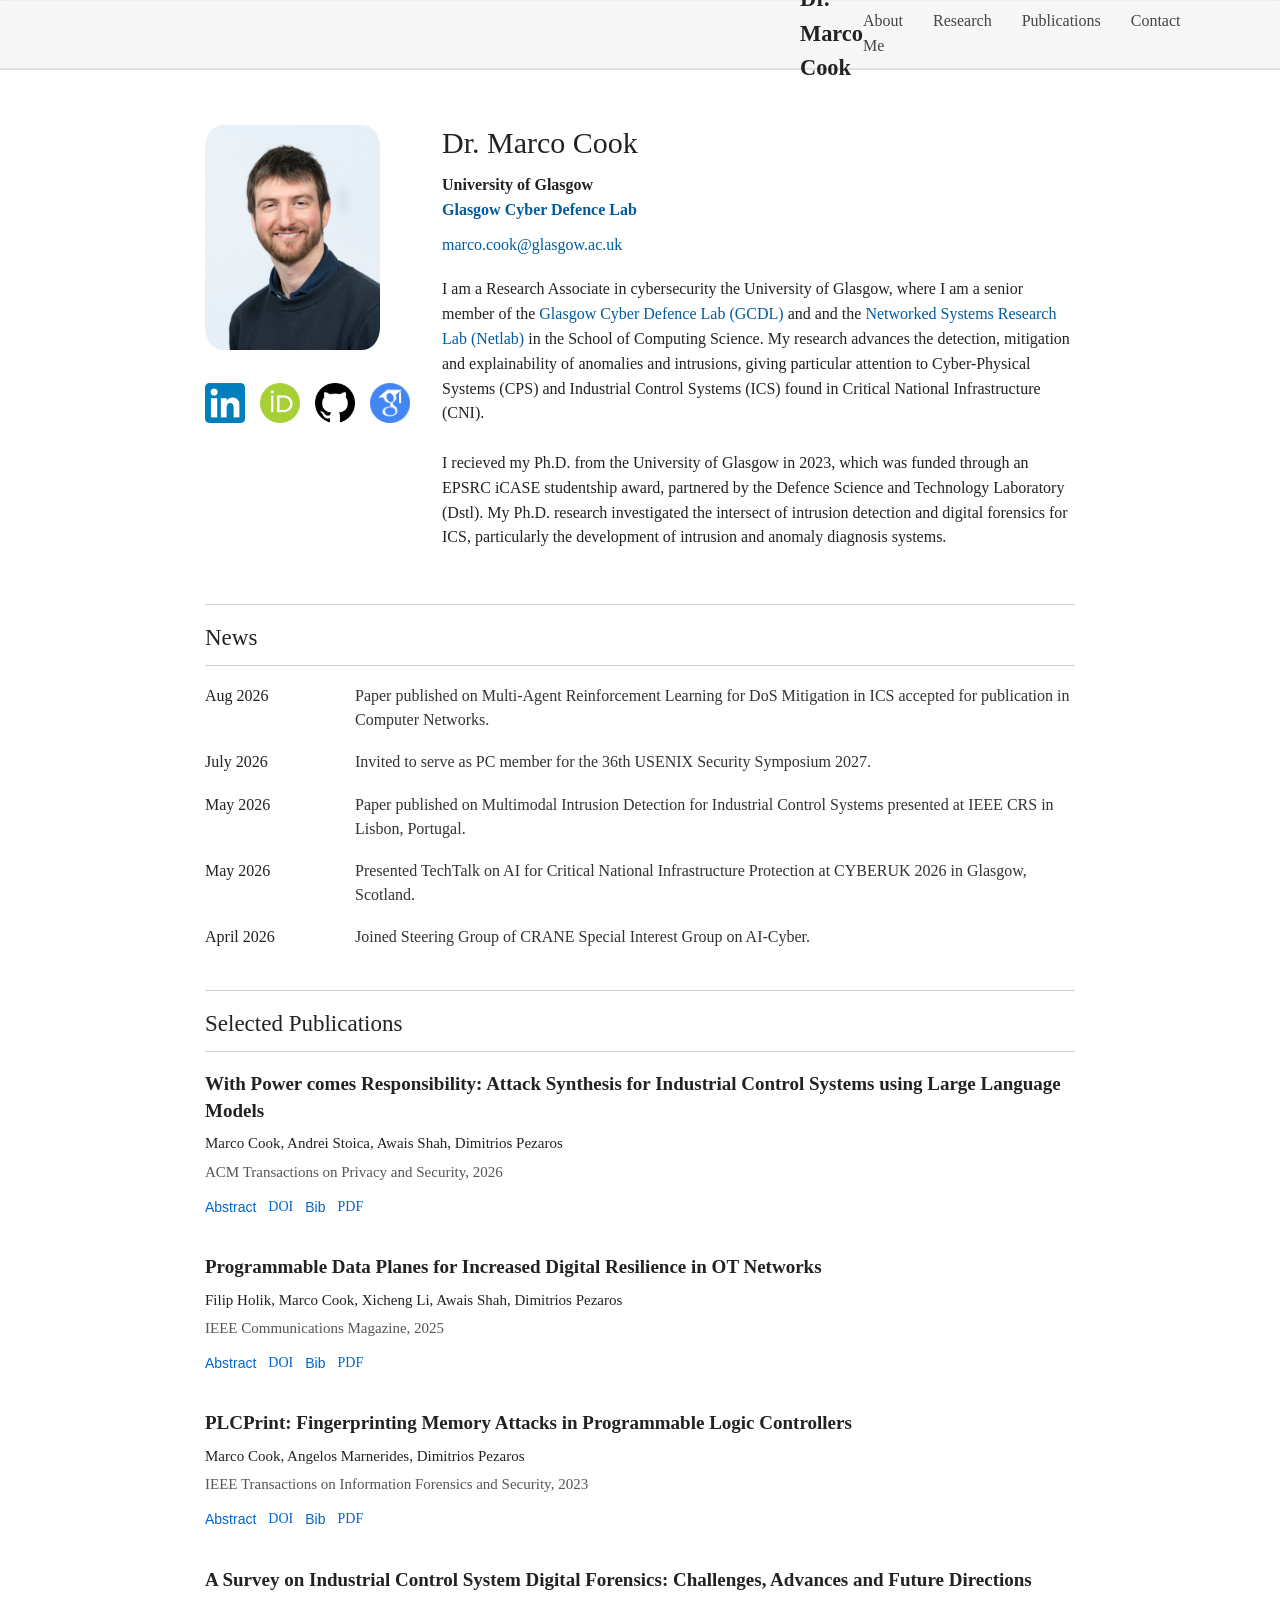
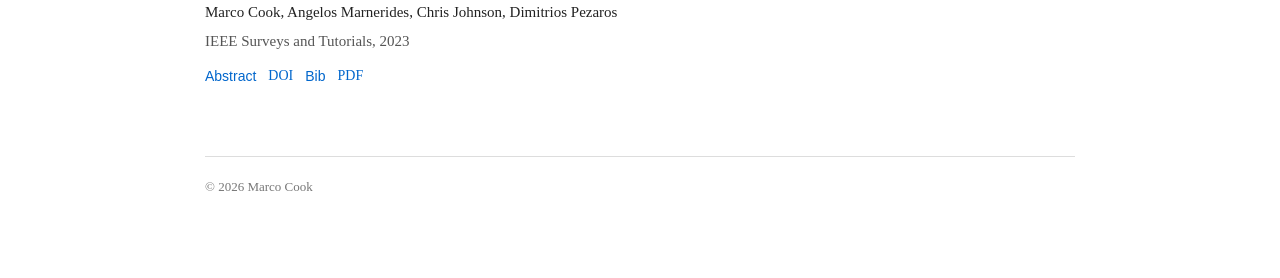
<file: index.html>
<!DOCTYPE html>
<html lang="en">
<head>
    <meta charset="UTF-8">
    <meta name="viewport" content="width=device-width, initial-scale=1.0">

    <title>Dr. Marco Cook</title>

    <!-- Google Font -->
    <link rel="preconnect" href="https://fonts.googleapis.com">
    <link rel="preconnect" href="https://fonts.gstatic.com" crossorigin>

    <link href="https://fonts.googleapis.com/css2?family=Roboto:wght@300;400;500;700&display=swap"
          rel="stylesheet">

    <link rel="stylesheet" href="style.css">
</head>

<body>

<nav class="navbar">
    <div class="nav-container">

        <!-- Website logo/name -->
        <a href="index.html" class="logo">Dr. Marco Cook</a>

        <!-- Navigation links -->
        <ul class="nav-links">
            <li><a href="index.html">About Me</a></li>
            <li><a href="research.html">Research</a></li>
            <li><a href="#publications">Publications</a></li>
            <li><a href="#contact">Contact</a></li>
        </ul>

    </div>
</nav>

<main class="container">

    <!-- =========================
         PROFILE HEADER
    ========================== -->

    <section class="profile">

        <div class="profile-container">
        <div class="profile-image">
            <img src="images/profile.jpg" alt="Profile picture">
        </div>
            <br>
        <div class="social-icons">
<!--            Social Icons -->
            <a href="https://www.linkedin.com/in/marco-cook-67a60060/"
               target="_blank"
               rel="noopener noreferrer"
               aria-label="LinkedIn">
                <img src="images/linkedin_icon.png" alt="LinkedIn">
            </a>
            <a href="https://orcid.org/0000-0002-5232-2381"
               target="_blank"
               rel="noopener noreferrer"
               aria-label="ORCID">
                <img src="images/orcid_icon.png" alt="ORCID">
            </a>

            <a href="https://github.com/cookieprogram/"
               target="_blank"
               rel="noopener noreferrer"
               aria-label="GitHub">
                <img src="images/github.png" alt="GitHub">
            </a>
            <a href="https://scholar.google.com/citations?user=5njYdN8AAAAJ&hl=en&oi=ao"
               target="_blank"
               rel="noopener noreferrer"
               aria-label="Google Scholar">
                <img src="images/scholar.png" alt="Google Scholar">
            </a>
        </div>
        </div>



        <div class="profile-content">

            <h1>Dr. Marco Cook</h1>

            <div class="affiliations">
                <strong>University of Glasgow</strong> <br>
                <a href="https://www.gla.ac.uk/research/az/cyber-defence-lab/" target="_blank"><strong>Glasgow Cyber Defence Lab</strong></a>
            </div>

            <p class="email">
                <a href="mailto:marco.cook@glasgow.ac.uk">
                    marco.cook@glasgow.ac.uk
                </a>
            </p>

            <div class="bio">

                <p> I am a Research Associate in cybersecurity the University of Glasgow, where I am a senior member of the <a href="https://www.gla.ac.uk/research/az/cyber-defence-lab/" target="_blank">Glasgow Cyber Defence Lab (GCDL)</a> and
                    and the <a href="https://www.gla.ac.uk/research/az/netlab/" target="_blank">Networked Systems Research Lab (Netlab)</a> in the School of Computing Science.
                    My research advances the detection, mitigation and explainability of anomalies and intrusions, giving particular attention to Cyber-Physical Systems (CPS) and Industrial Control Systems (ICS) found in Critical National Infrastructure (CNI).
                    <br><br>
                    I recieved my Ph.D. from the University of Glasgow in 2023, which was funded through an EPSRC iCASE studentship award, partnered by the Defence Science and Technology Laboratory (Dstl). My Ph.D. research investigated the intersect of intrusion detection
                    and digital forensics for ICS, particularly the development of intrusion and anomaly diagnosis systems.
                </p>

            </div>

        </div>

    </section>


    <!-- =========================
         WORKING WITH ME
    ========================== -->

    <section class="content-section">

<!--        <h2>Working With Me</h2>-->

<!--        <p>-->
<!--            I regularly supervise final-year Undergraduate and Masters student projects. If you are interested in working with me in the Glasgow Cyber Defence Lab,-->
<!--            please get in touch and indicate the research topics that interest you.-->
<!--        </p>-->

    </section>


    <!-- =========================
         NEWS
    ========================== -->

    <section class="content-section">

        <div class="divider"></div>

        <h2>News</h2>

        <div class="divider"></div>

        <div id="news"></div>

    </section>

    <script src="js/news.js"></script>


<!--PUBLICATIONS-->
    <section class="content-section">

        <div class="divider"></div>

        <h2>Selected Publications</h2>

        <div class="divider"></div>

        <div id="publications">
            Loading publications...
        </div>

    </section>

    <script src="js/publications.js"></script>

    <!-- =========================
         FOOTER
    ========================== -->

    <footer>

        <p>
            © 2026 Marco Cook
        </p>

    </footer>

</main>


<script src="script.js"></script>

</body>
</html>
</file>
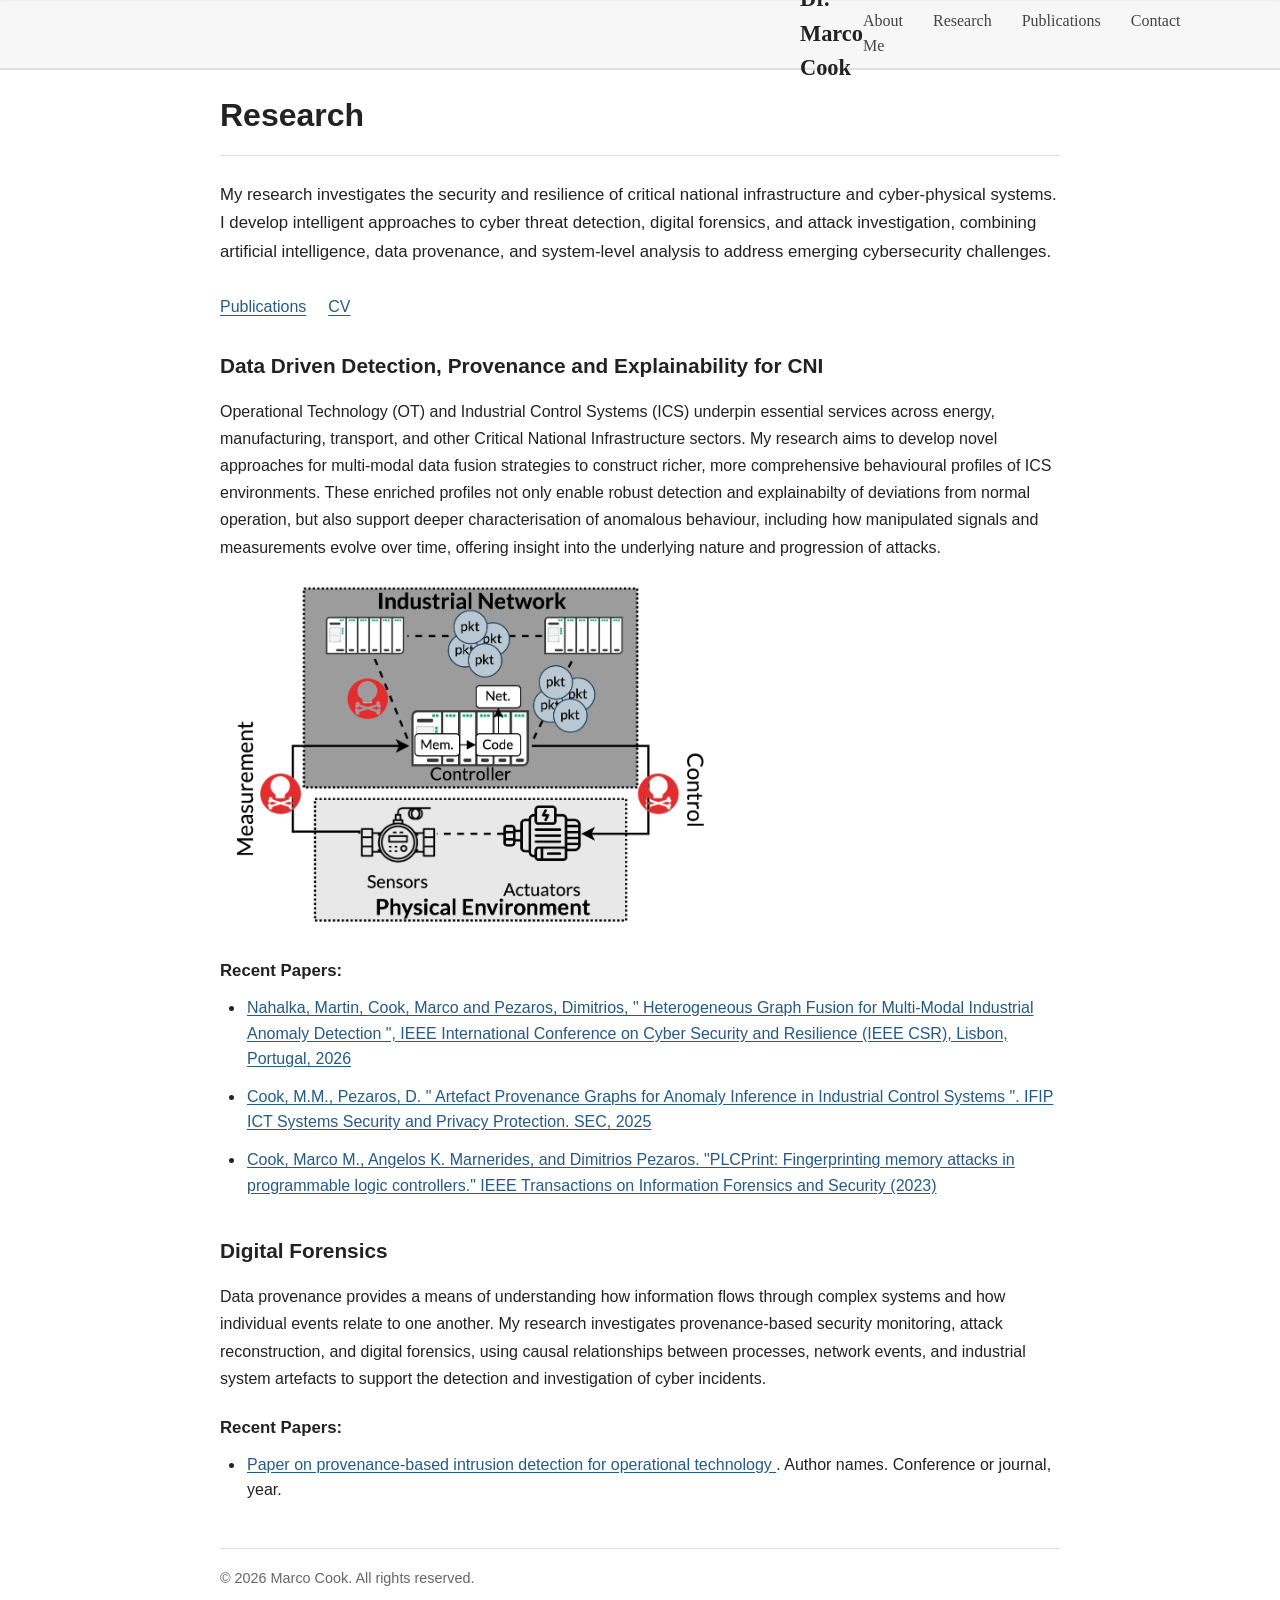
<file: research.html>
<!DOCTYPE html>
<html lang="en">
<head>
    <meta charset="UTF-8">
    <meta name="viewport" content="width=device-width, initial-scale=1.0">

    <title>Dr. Marco Cook</title>

    <!-- Google Font -->
    <link rel="preconnect" href="https://fonts.googleapis.com">
    <link rel="preconnect" href="https://fonts.gstatic.com" crossorigin>

    <link href="https://fonts.googleapis.com/css2?family=Roboto:wght@300;400;500;700&display=swap"
          rel="stylesheet">

    <link rel="stylesheet" href="style.css">
</head>

<body>

<nav class="navbar">
    <div class="nav-container">

        <!-- Website logo/name -->
        <a href="index.html" class="logo">Dr. Marco Cook</a>

        <!-- Navigation links -->
        <ul class="nav-links">
            <li><a href="index.html">About Me</a></li>
            <li><a href="research.html">Research</a></li>
            <li><a href="publications.html">Publications</a></li>
            <li><a href="#contact">Contact</a></li>
        </ul>

    </div>
</nav>


<main class="research-page">

    <h1>Research</h1>

    <p class="research-intro">
        My research investigates the security and resilience of
        critical national infrastructure and cyber-physical systems.
        I develop intelligent approaches to cyber threat detection,
        digital forensics, and attack investigation, combining
        artificial intelligence, data provenance, and system-level
        analysis to address emerging cybersecurity challenges.
    </p>

    <nav class="research-shortcuts">
        <a href="publications.html">Publications</a>
        <a href="cv.pdf">CV</a>
    </nav>


    <!-- Research Theme 1 -->

    <section class="research-theme">

        <h2>Data Driven Detection, Provenance and Explainability for CNI</h2>

        <p>
            Operational Technology (OT) and Industrial Control Systems (ICS) underpin essential services
            across energy, manufacturing, transport, and other
            Critical National Infrastructure sectors. My research aims to develop novel approaches for multi-modal data fusion strategies to construct richer, more comprehensive behavioural profiles of ICS environments.
            These enriched profiles not only enable robust detection and explainabilty of deviations from normal operation, but also support deeper characterisation of anomalous behaviour, including how manipulated signals and measurements evolve over time, offering insight into the underlying nature and progression of attacks.
        </p>
        <img src="images/ICS_Modalities.png" alt="ICS modalities" style="width:500px;height:350px;">
        <h3>Recent Papers:</h3>

        <ul class="recent-papers">
            <li>
                <a href="https://eprints.gla.ac.uk/383374/2/383374.pdf" target="blank">
                    Nahalka, Martin, Cook, Marco and Pezaros, Dimitrios, " Heterogeneous Graph Fusion for Multi-Modal Industrial Anomaly Detection ", IEEE International Conference on Cyber Security and Resilience (IEEE CSR), Lisbon, Portugal, 2026
                </a>
            </li>
            <li>
                <a href="https://eprints.gla.ac.uk/350257/3/350257.pdf" target="blank">
                    Cook, M.M., Pezaros, D. " Artefact Provenance Graphs for Anomaly Inference in Industrial Control Systems ". IFIP ICT Systems Security and Privacy Protection. SEC, 2025
                </a>
            </li>
            <li>
                <a href="https://eprints.gla.ac.uk/297746/1/297746.pdf" target="blank">
                    Cook, Marco M., Angelos K. Marnerides, and Dimitrios Pezaros. "PLCPrint: Fingerprinting memory attacks in programmable logic controllers." IEEE Transactions on Information Forensics and Security (2023)
                </a>
            </li>
        </ul>

    </section>

    <!-- Research Theme 2 -->

    <section class="research-theme">

        <h2>Digital Forensics</h2>

        <p>
            Data provenance provides a means of understanding how
            information flows through complex systems and how
            individual events relate to one another. My research
            investigates provenance-based security monitoring,
            attack reconstruction, and digital forensics, using
            causal relationships between processes, network events,
            and industrial system artefacts to support the detection
            and investigation of cyber incidents.
        </p>

        <h3>Recent Papers:</h3>

        <ul class="recent-papers">
            <li>
                <a href="publications.html">
                    Paper on provenance-based intrusion detection
                    for operational technology
                </a>.
                Author names. Conference or journal, year.
            </li>
        </ul>

    </section>

    <footer>
        &copy; 2026 Marco Cook. All rights reserved.
    </footer>

</main>
</file>
<file: style.css>
/* =========================
   GLOBAL
========================= */

* {
    box-sizing: border-box;
}

html {
    scroll-behavior: smooth;
}

body {
    margin: 0;
    padding: 0;
    padding-top: 70px;
    font-family: "Helvetica Neue";
    font-weight: 300;
    font-size: 16px;
    line-height: 1.55;
    color: #222;
    background: #ffffff;
}


/* =========================
   MAIN CONTAINER
========================= */

.container {
    width: 100%;
    max-width: 950px;
    margin: 0 auto;
    padding: 55px 40px 80px;
}


.social-icons {
    display: flex;
    align-items: center;
    gap: 15px;

}

.social-icons a {
    display: inline-flex;
    align-items: center;
    justify-content: center;
    transition: transform 0.2s ease, opacity 0.2s ease;
}

.social-icons img {
    width: 40px;
    height: 40px;
    object-fit: contain;
    align-items: center;
}

/* Hover effect */
.social-icons a:hover {
    transform: scale(1.1);
    opacity: 0.75;
}


/* =========================
   LINKS
========================= */

a {
    color: #005b9f;

    text-decoration: none;
}

a:hover {
    text-decoration: underline;
}

/* =========================
   PUBLICATIONS
========================= */
.publication-year {
    margin-bottom: 45px;
}


.publication-year > h2 {
    font-size: 26px;
    border-bottom: 1px solid #ddd;
    padding-bottom: 8px;
    margin-bottom: 25px;
}


.publication {
    /*display: flex;*/
    gap: 20px;
    margin-bottom: 35px;
}


.publication-number {
    width: 30px;
    font-size: 1px;
    color: white;
    flex-shrink: 0;
}


.publication-content {
    flex: 1;
}


.publication h3 {
    font-size: 19px;
    line-height: 1.4;
    margin: 0 0 8px 0;
}


.authors {
    margin: 0 0 5px 0;
    font-size: 15px;
}


.venue {
    margin: 0 0 12px 0;
    color: #555;
    font-size: 15px;
}


.publication-links {
    display: flex;
    gap: 12px;
    align-items: center;
}


.publication-links button,
.publication-links a {
    border: none;
    background: none;
    padding: 0;
    color: #0066cc;
    font-size: 14px;
    cursor: pointer;
    text-decoration: none;
}


.publication-links button:hover,
.publication-links a:hover {
    text-decoration: underline;
}


.publication-extra {
    display: none;
    margin-top: 15px;
    padding: 15px;
    background: #f7f7f7;
    border-left: 3px solid #ddd;
    line-height: 1.6;
    font-size: 14px;
}

.publication-extra.show {
    display: block;
}


.publication-extra pre {
    white-space: pre-wrap;
    overflow-x: auto;
}


.error {
    color: #b00020;
}

/* =========================
   NEWS SECTION
========================= */

.news-entry {
    display: grid;
    grid-template-columns: 140px 1fr;
    gap: 10px;
    margin-bottom: 18px;
}

.news-date {
    font-weight: 600;
}

.news-text {
    line-height: 1.5;
}

@media (max-width: 600px) {
    .news-entry {
        grid-template-columns: 1fr;
        gap: 5px;
    }
}


/* =========================
   PROFILE SECTION
========================= */

.profile {
    display: flex;

    align-items: flex-start;

    gap: 32px;

    margin-bottom: 40px;
}

.profile-container {

    flex-shrink: 0;
}


.profile-image {
    flex-shrink: 0;
}


.profile-image img {
    width: 175px;
    height: 225px;
    border-radius: 10%;
    object-fit: cover;
    /*border: 1px solid #aaa;*/
    /*box-shadow: 0 2px 6px rgba(0, 0, 0, 0.15);*/
    margin-right: 0.5rem;
    align-content: center;
}


/* =========================
   PROFILE CONTENT
========================= */

.profile-content {
    flex: 1;
}


.profile-content h1 {
    margin: 0 0 12px;

    font-size: 30px;
    font-weight: 500;

    line-height: 1.2;
}


.affiliations p {
    margin: 2px 0;
}


.email {
    margin-top: 10px;
    margin-bottom: 20px;
}


.bio p {
    margin: 0 0 14px;
}


/* =========================================
   RESEARCH PAGE - ACADEMIC ARTICLE STYLE
   ========================================= */

.research-page {
    max-width: 900px;
    margin: 0 auto;
    padding: 25px 30px 60px;
    font-family: Arial, Helvetica, sans-serif;
    color: #222;
    font-size: 16px;
    line-height: 1.65;
}

/* Main heading */

.research-page > h1 {
    font-size: 2rem;
    font-weight: 600;
    margin: 0 0 22px;
    padding-bottom: 18px;
    border-bottom: 1px solid #ddd;
    line-height: 1.3;
}

/* Introduction */

.research-intro {
    margin: 25px 0 28px;
    font-size: 1.05rem;
    line-height: 1.7;
}

/* Navigation links below introduction */

.research-shortcuts {
    display: flex;
    gap: 22px;
    margin: 20px 0 30px;
    flex-wrap: wrap;
}

.research-shortcuts a {
    color: #245a86;
    text-decoration: underline;
    text-underline-offset: 3px;
}

/* Research themes introduction */

.research-section-heading {
    font-size: 1.15rem;
    font-weight: 400;
    margin: 25px 0 22px;
}

/* Individual research themes */

.research-theme {
    margin: 0 0 38px;
    overflow-wrap: anywhere;
}

.research-theme h2 {
    font-size: 1.3rem;
    font-weight: 600;
    line-height: 1.4;
    margin: 0 0 18px;
    color: #222;
}

.research-theme p {
    margin: 0 0 16px;
    line-height: 1.7;
}

/* Optional research image */

.research-image {
    display: block;
    width: min(100%, 520px);
    height: auto;
    margin: 0 0 20px;
}

/* Recent papers */

.research-theme h3 {
    font-size: 1.05rem;
    font-weight: 600;
    margin: 22px 0 10px;
}

.recent-papers {
    padding-left: 25px;
    margin: 0;
}

.recent-papers li {
    margin-bottom: 12px;
    padding-left: 2px;
    line-height: 1.6;
}

.recent-papers li a {
    color: #245a86;
    text-decoration: underline;
    text-underline-offset: 2px;
}

.recent-papers li a:hover {
    color: #123b5c;
}

/* Optional links within research themes */

.research-theme a {
    color: #245a86;
}

.research-theme a:hover {
    color: #123b5c;
}

/* Footer */

.research-page footer {
    border-top: 1px solid #ddd;
    margin-top: 45px;
    padding-top: 18px;
    color: #666;
    font-size: 0.9rem;
}

/* Responsive design */

@media (max-width: 600px) {
    .research-page {
        padding: 20px 18px 40px;
        font-size: 15px;
    }

    .research-page > h1 {
        font-size: 1.8rem;
    }

    .research-theme h2 {
        font-size: 1.2rem;
    }

    .research-shortcuts {
        gap: 12px;
    }
}

/* =========================
   GENERAL CONTENT SECTIONS
========================= */

.content-section {
    margin-top: 40px;
}


.content-section h2 {
    margin: 0 0 12px;

    font-size: 23px;

    font-weight: 500;

    line-height: 1.3;
}


/* =========================
   DIVIDER
========================= */

.divider {
    width: 100%;
    height: 1px;

    background: #d0d0d0;

    margin-bottom: 18px;
}


/* =========================
   NEWS
========================= */

.news-list {
    display: flex;

    flex-direction: column;

    gap: 8px;
}


.news-item {
    display: grid;

    grid-template-columns: 100px 1fr;

    column-gap: 12px;
}


.news-date {
    font-weight: 500;

    white-space: nowrap;
}


.news-text {
    color: #333;
}


/* =========================
   FOOTER
========================= */

footer {
    margin-top: 70px;

    padding-top: 20px;

    border-top: 1px solid #dddddd;

    font-size: 13px;

    color: #777;
}


footer p {
    margin: 0;
}

/* Prevent content from touching the edges */
* {
    margin: 0;
    padding: 0;
    box-sizing: border-box;
}



/* Main navbar */
.navbar {
    position: fixed;
    top: 0;
    left: 0;
    width: 100%;

    background-color: #ffffff;
    border-bottom: 1px solid #e0e0e0;

    z-index: 1000;
}

/* Navbar content container */
.nav-container {
    position: fixed;
    width: 100%;
    height: 70px;

    top: 0;
    margin: 0 auto;
    padding: 0 200px;
    background: rgba(240, 240, 240, 0.5);
    backdrop-filter: blur(5px);
    display: flex;
    align-items: center;
    justify-content: space-between;
    border-bottom: 2px solid #e0e0e0;

}


/* Logo */
.logo {
    font-size: 1.4rem;
    font-weight: bold;
    color: #222222;
    text-decoration: none;
    padding-left: 600px;
}

/* Navigation list */
.nav-links {
    display: flex;
    list-style: none;
    gap: 30px;
    padding-right: 600px;
}

/* Navigation links */
.nav-links a {
    color: #444444;
    text-decoration: none;

    font-size: 1rem;
    font-weight: 500;

    transition: color 0.3s ease;
}

/* Hover effect */
.nav-links a:hover {
    color: #0077cc;
}


/* Responsive layout for smaller screens */
@media (max-width: 768px) {

    .nav-container {
        padding: 0 20px;
    }

    .nav-links {
        gap: 15px;
    }

    .nav-links a {
        font-size: 0.9rem;
    }

    .logo {
        font-size: 1.2rem;
    }
}




/* Stack navbar elements on very small screens */
@media (max-width: 500px) {

    body {
        padding-top: 120px;
    }

    .nav-container {
        height: auto;
        min-height: 70px;

        padding: 15px 20px;

        flex-direction: column;
        gap: 15px;
    }

    .nav-links {
        flex-wrap: wrap;
        justify-content: center;
        gap: 10px 20px;
    }
}


/* =========================
   RESPONSIVE DESIGN
========================= */

@media screen and (max-width: 700px) {

    .container {
        padding: 35px 22px 60px;
    }


    .profile {
        flex-direction: column;

        gap: 20px;
    }


    .profile-image img {
        width: 140px;
        height: 140px;
    }


    .profile-content h1 {
        font-size: 27px;
    }


    .content-section h2 {
        font-size: 21px;
    }


    .news-item {
        grid-template-columns: 1fr;

        row-gap: 2px;
    }


    .publication {
        grid-template-columns: 25px 1fr;
    }

}
</file>
